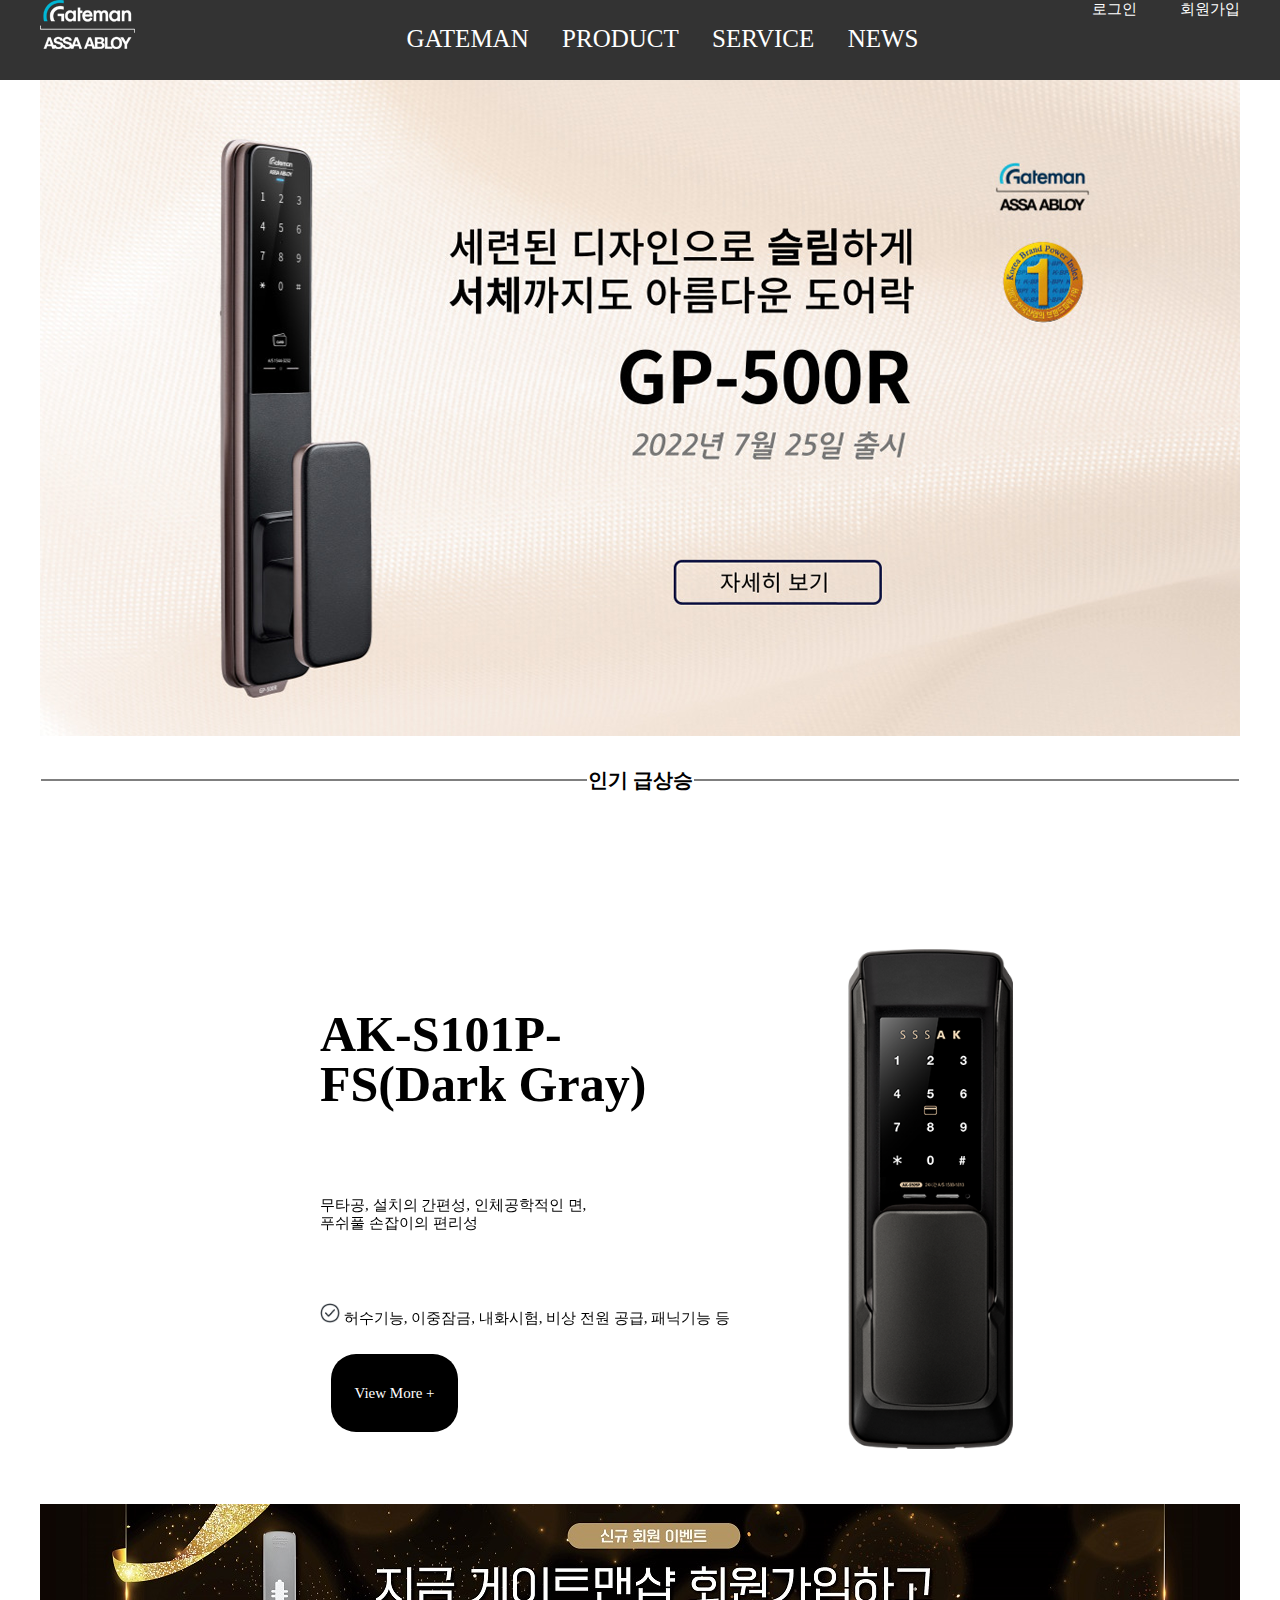
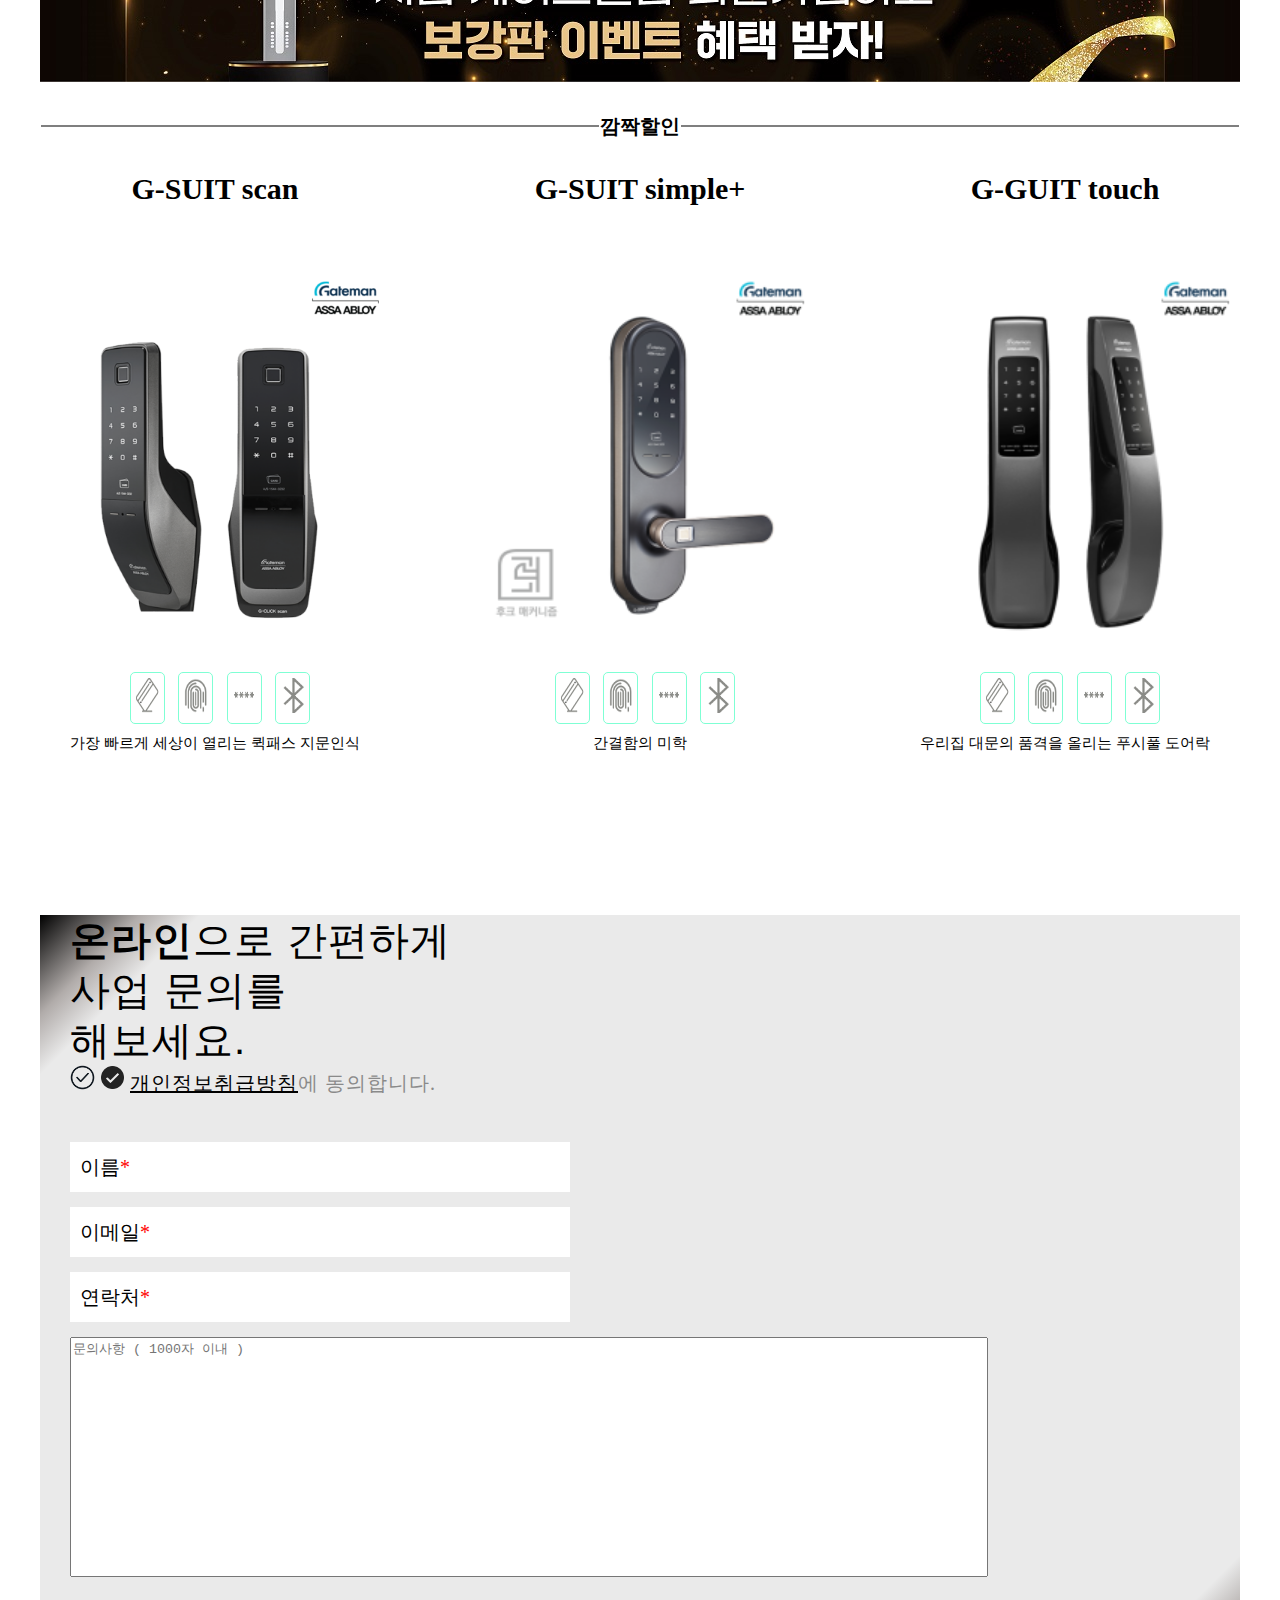
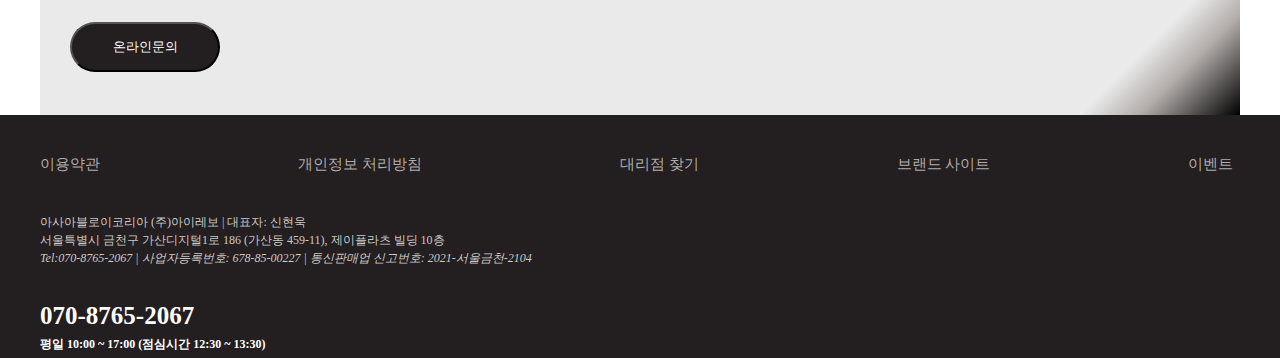
<file: index.html>
<!DOCTYPE html>
<html lang="ko">
<head>
    <meta charset="UTF-8">
    <meta http-equiv="X-UA-Compatible" content="IE=edge">
    <meta name="viewport" content="width=device-width, initial-scale=1.0">
    <title>Gateman - Digital Lock</title>
    <link href="https://fonts.googleapis.com/css2?family=Noto+Serif+KR:wght@500&display=swap" rel="stylesheet">
    <!--[if lt IE 9]> 
        <script src=""></script>
     <![endif]-->
<!--     <script src="js/prefixfree.min.js"></script> -->
    <link rel="shortcut icon" href="images/favicon/Webfavicon1.ico" type="image/x-icon">
    <link rel="stylesheet" href="css/reset.css">
    <link rel="stylesheet" href="css/layout1.css">
    <script src="https://code.jquery.com/jquery-3.5.1.js" integrity="sha256-QWo7LDvxbWT2tbbQ97B53yJnYU3WhH/C8ycbRAkjPDc=" crossorigin="anonymous"></script>
    <script>
        $(document).ready(function(){
  /*웹페이지 열었을 때*/
  $("#img1").show();
  $("#img2").hide();

  /*img1을 클릭했을 때 img2를 보여줌*/
  $("#img1").click(function(){
      $("#img1").hide();
      $("#img2").show();
  });

  /*img2를 클릭했을 때 img1을 보여줌*/
  $("#img2").click(function(){
      $("#img1").show();
      $("#img2").hide();
  });
});
    </script>
</head>
<body>
    <div id="top_wrap">
        <header id="top">
            <h1><a href="index.html"><img src="images/common/logo.png" alt="게이트맨"></a></h1>
            <nav id="gnb">
            <ul>
                <li><a href="#">GATEMAN</a></li>
                <li><a href="product.html">PRODUCT</a></li>
                <li><a href="#">SERVICE</a></li>
                <li><a href="#"> NEWS</a></li>
             </ul>
            </nav>
            <ul id="loginbar">
                <li><a href="login.html">로그인</a></li>
                <li><a href="#">회원가입</a></li>
             </ul>
            
        </header>       
    </div>
    <!-- container -->
    <div id="container"> 
       <p><a href="#"><img src="images/index/gp500rlaunch0725.png" alt="설명"></a></p>

       <div class="hrsect">인기 급상승</div>

       <section>
        <h3>글자가리기</h3>
         <article class="main1">
                <h3>OFFLINE MODELS</h3>
                <p class="proname1">AK-S101P-<br>
                    FS(Dark Gray)</p>
                <p class="ex1">무타공, 설치의 간편성, 인체공학적인 면,<br>
                    푸쉬풀 손잡이의 편리성</p> 
                <p class="chk"><img src="images/index/checkicon.png" alt="강조기능"> 허수기능, 이중잠금, 내화시험, 비상 전원 공급, 패닉기능 등</p>     
                <p class="product"><img src="images/index/prd_view_AK-S101P(DG)front.png" alt="상품"></p>    
                <p class="view1"><a href="#">View More +</a></p>
         </article><!-- main1 -->

         <div class="banner"><a href="#"><img src="images/index/welcomegift_20220712.jpg" alt=""></a></div>

         <div class="hrsect">깜짝할인</div>

         <article class="main2">
            <div class="product2"><!-- 왼쪽 -->
                <h2 class="proname2">G-SUIT scan</h2>
                <p><a href="#"><img src="images/common/GCLICKscan.PNG" alt="상품"></a></p>
                <ul>
                    <li><img src="images/common/gatemanCard.png" alt="설명"></li>
                    <li><img src="images/common/gatemanBiometric.png" alt="설명"></li>
                    <li><img src="images/common/gatemanPin.png" alt="설명"></li>
                    <li><img src="images/common/gatemanBlueTooth.png" alt="설명"></li>
                </ul>
                <p>가장 빠르게 세상이 열리는 퀵패스 지문인식</p>
                <h3>572,000원</h3>
            </div><!-- product2 -->
            <div class="product3"><!-- 중앙 -->
                <h2 class="proname2">G-SUIT simple+</h2>
                <p><a href="#"><img src="images/common/Gsuitsimple.png" alt="상품"></a></p>
                <ul>
                    <li><img src="images/common/gatemanCard.png" alt="설명"></li>
                    <li><img src="images/common/gatemanBiometric.png" alt="설명"></li>
                    <li><img src="images/common/gatemanPin.png" alt="설명"></li>
                    <li><img src="images/common/gatemanBlueTooth.png" alt="설명"></li>
                </ul>
                <p>간결함의 미학</p>
                <h3>335,000원</h3>
            </div><!-- product3 -->
            <div class="product4"><!-- 오른쪽쪽 -->
                <h2 class="proname2">G-GUIT touch</h2>
                <p><a href="#"><img src="images/common/GSUITtouch.PNG" alt="상품"></a></p>
                <ul>
                    <li><img src="images/common/gatemanCard.png" alt="설명"></li>
                    <li><img src="images/common/gatemanBiometric.png" alt="설명"></li>
                    <li><img src="images/common/gatemanPin.png" alt="설명"></li>
                    <li><img src="images/common/gatemanBlueTooth.png" alt="설명"></li>
                </ul>
                <p>우리집 대문의 품격을 올리는 푸시풀 도어락</p>
                <h3>473,000원</h3>
            </div><!-- product4 -->
         </article><!-- main2 -->

         <article class="main3">
            <h3>글자가리기</h3>
            <p class="m3txt1"><strong>온라인</strong>으로 간편하게<br>
                사업 문의를<br> 해보세요.</p>
            <p class="m3txt2"><img src="images/index/checkicon.png" alt="체크" id="img1"><img src="images/index/activeCheck.png" alt="체크" id="img2"><span>개인정보취급방침</span>에 동의합니다.</p>
            <form action="#" method="post">
                    <p class="m3txt3"><label for="i_name">이름<span>&#42;</span></label><input type="text" id="i_name"></p>
                    <p class="m3txt3"><label for="i_mail">이메일<span>&#42;</span></label><input type="email" id="i_mail"></p>
                    <p class="m3txt3"><label for="i_tel">연락처<span>&#42;</span></label><input type="tel" id="i_tel"></p>
                    <p><textarea cols="30" rows="10" placeholder="문의사항 ( 1000자 이내 )" maxlength="1000"></textarea></p>
                    <p class="onlineBtn"><input type="submit" value="온라인문의" id="OnBtn"></p>
            </form>      
         </article><!-- main3 -->
       </section>
    </div><!-- container -->

    <footer><!-- footer -->
        <div id="bottom">
            <ul>
                <li><a href="#">이용약관</a></li>
                <li><a href="#">개인정보 처리방침</a></li>
                <li><a href="#">대리점 찾기</a></li>
                <li><a href="#">브랜드 사이트</a></li>
                <li><a href="#">이벤트</a></li>
            </ul>
            <p>아사아블로이코리아 (주)아이레보 | 대표자: 신현욱<br>
               서울특별시 금천구 가산디지털1로 186 (가산동 459-11), 제이플라츠 빌딩 10층</p>
            <address>Tel:070-8765-2067 | 사업자등록번호: 678-85-00227 | 통신판매업 신고번호: 2021-서울금천-2104</address>
            <h2>070-8765-2067</h2>
            <h3>평일 10:00 ~ 17:00 (점심시간 12:30 ~ 13:30)</h3>
        </div><!-- bottom -->
       </footer><!-- footer -->
</body>
</html>
</file>
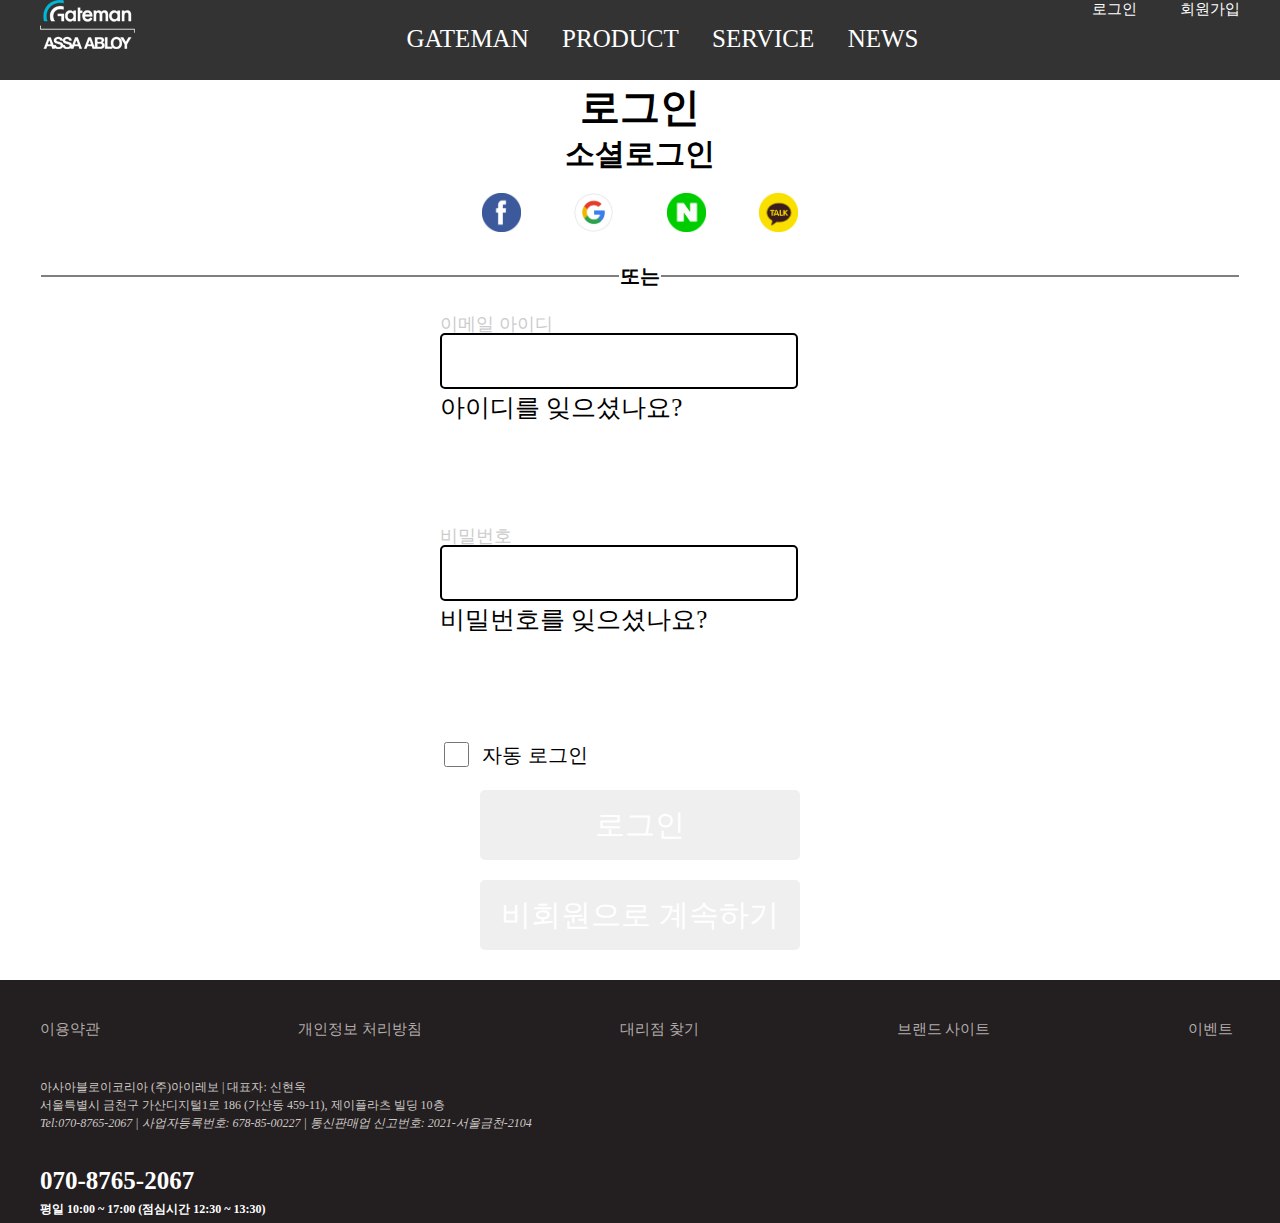
<file: login.html>
<!DOCTYPE html>
<html lang="ko">
<head>
    <meta charset="UTF-8">
    <meta http-equiv="X-UA-Compatible" content="IE=edge">
    <meta name="viewport" content="width=device-width, initial-scale=1.0">
    <title>로그인</title>
    <link rel="shortcut icon" href="images/favicon/Webfavicon1.ico" type="image/x-icon">
    <link rel="stylesheet" href="css/reset.css">
    <link rel="stylesheet" href="css/login.css">
</head>
<body>
    <div id="top_wrap">
        <header id="top">
            <h1><a href="index.html"><img src="images/common/logo.png" alt="게이트맨"></a></h1>
            <nav id="gnb">
            <ul>
                <li><a href="#">GATEMAN</a></li>
                <li><a href="product.html">PRODUCT</a></li>
                <li><a href="#">SERVICE</a></li>
                <li><a href="#"> NEWS</a></li>
             </ul>
            </nav>
            <ul id="loginbar">
                <li><a href="login.html">로그인</a></li>
                <li><a href="#">회원가입</a></li>
             </ul>
            
        </header>       
    </div>

    <div id="loginform" >
        <form action="#" method="post">
            <h1>로그인</h1>
            <h2>소셜로그인</h2>
            <ul>
                <li><a href="#"><img src="images/login/gatemanFaceBooklogin.png" alt="페이스북"></a></li>
                <li><a href="#"><img src="images/login/gatemanGooglelogin.png" alt="구글"></a></li>
                <li><a href="#"><img src="images/login/gatemanNaverlogin.png" alt="네이버"></a></li>
                <li><a href="#"><img src="images/login/gatemanTalklogin.png" alt="카카오톡"></a></li>
            </ul>
            <div class="hrsect">또는</div>
            <div class="logwrap">
                <fieldset>
                <legend>아이디</legend>
                    <p><label for="myid">이메일 아이디</label><br>
                    <input type="text" id="myid" ></p>
                    <p class="find"><a href="#">아이디를 잊으셨나요?</a></p>
                </fieldset>
                <fieldset>
                    <legend>비밀번호</legend>
                    <p><label for="mypwd">비밀번호</label><br>
                    <input type="password" id="mypwd"></p>
                    <p class="find"><a href="">비밀번호를 잊으셨나요?</a></p>                   
                </fieldset>

                
                <p id="chktxt"><input type="checkbox" value="자동 로그인" id="autologin"><label for="autologin" class="autotxt">자동 로그인</label></p>
                <div class="btnwrap">
                <p><input type="submit" value="로그인" class="loginBtn"></p>
                <p><input type="button" value="비회원으로 계속하기" class="backBtn" onclick="history.go(-1);"></p>
                </div>
                </div><!-- logwrap  -->
        </form>
        </div><!-- loginform -->

    <footer><!-- footer -->
        <div id="bottom">
            <ul>
                <li><a href="#">이용약관</a></li>
                <li><a href="#">개인정보 처리방침</a></li>
                <li><a href="#">대리점 찾기</a></li>
                <li><a href="#">브랜드 사이트</a></li>
                <li><a href="#">이벤트</a></li>
            </ul>
            <p>아사아블로이코리아 (주)아이레보 | 대표자: 신현욱<br>
               서울특별시 금천구 가산디지털1로 186 (가산동 459-11), 제이플라츠 빌딩 10층</p>
            <address>Tel:070-8765-2067 | 사업자등록번호: 678-85-00227 | 통신판매업 신고번호: 2021-서울금천-2104</address>
            <h2>070-8765-2067</h2>
            <h3>평일 10:00 ~ 17:00 (점심시간 12:30 ~ 13:30)</h3>
        </div><!-- bottom -->
       </footer><!-- footer -->
</body>
</html>
</file>
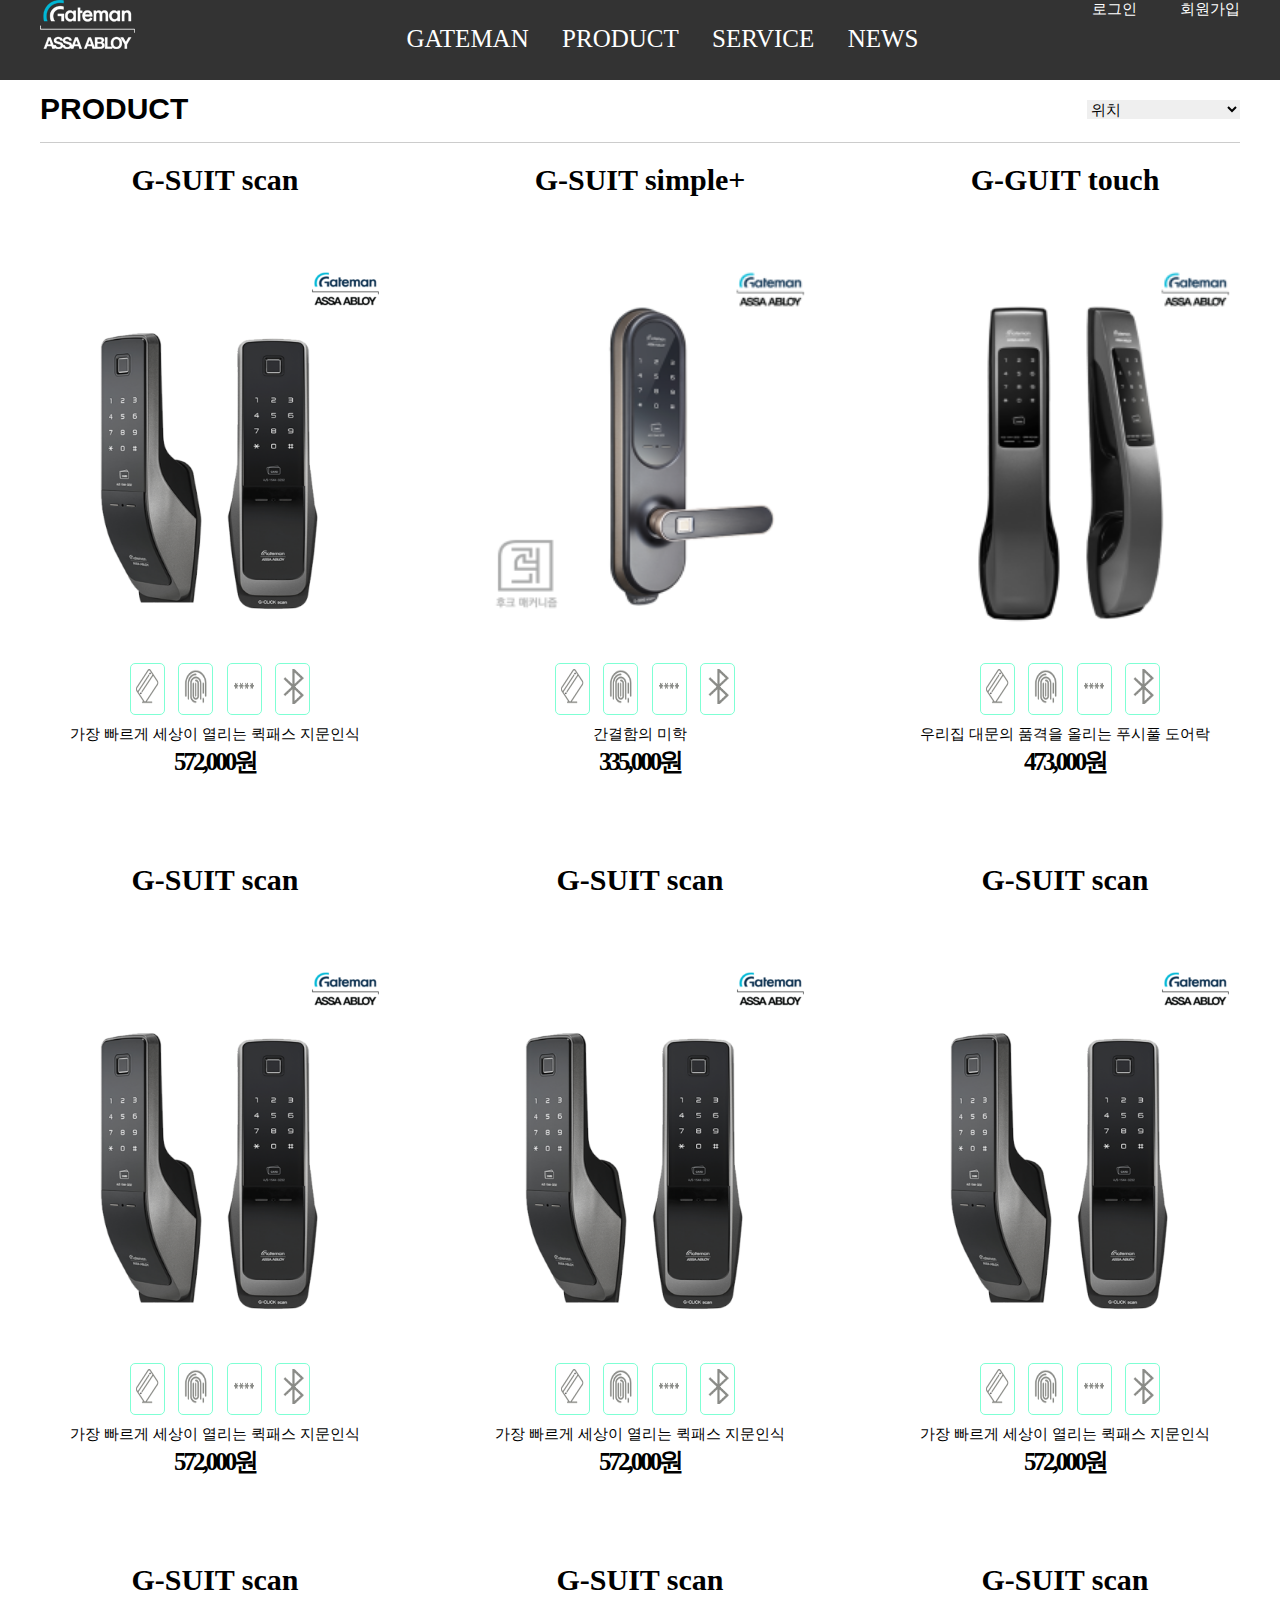
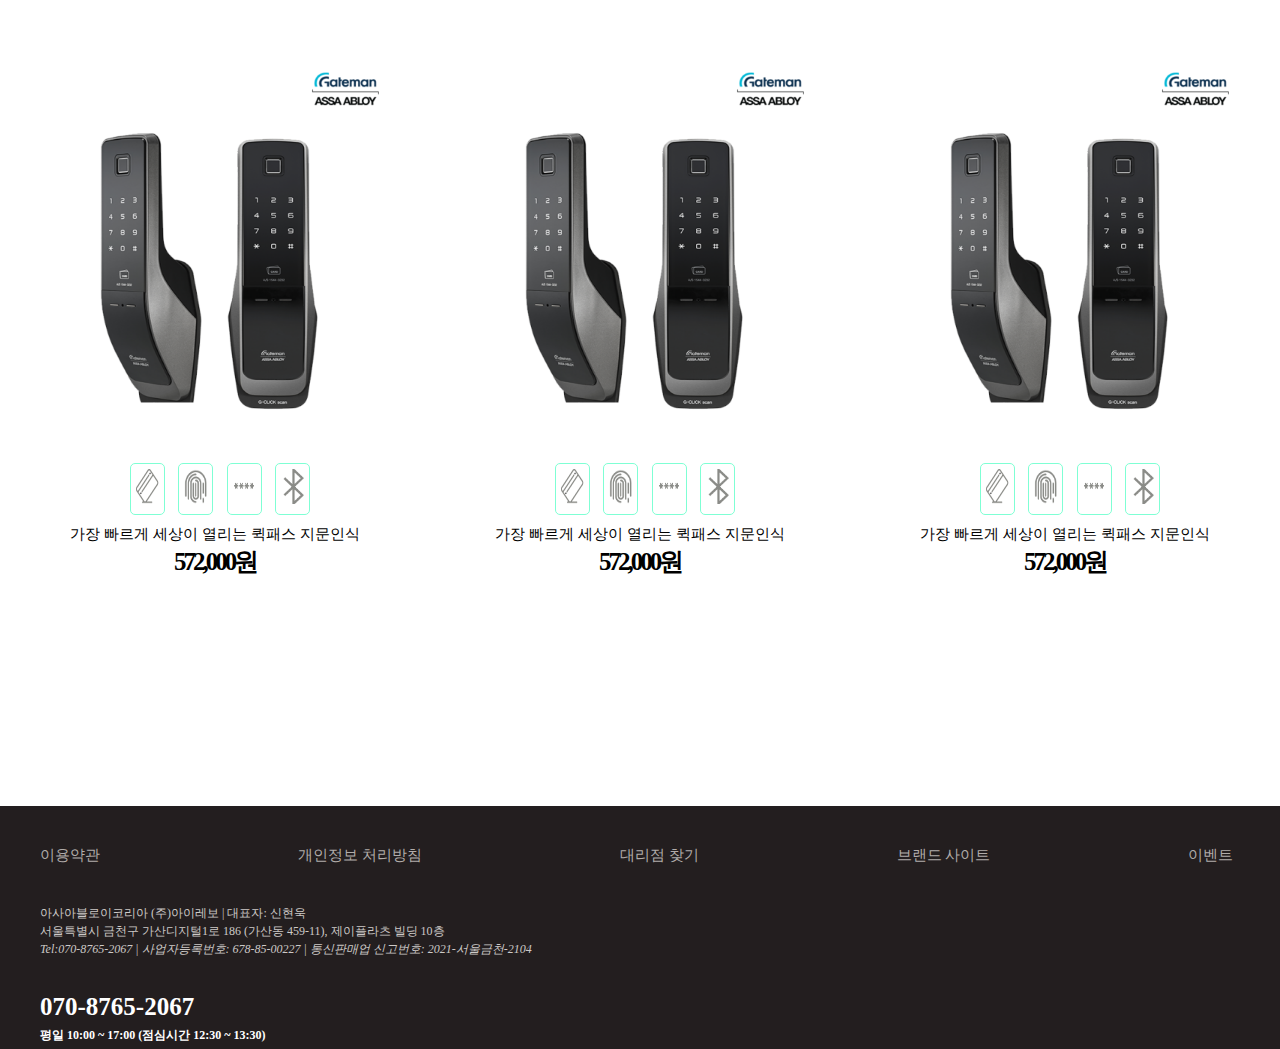
<file: product.html>
<!DOCTYPE html>
<html lang="ko">
<head>
    <meta charset="UTF-8">
    <meta http-equiv="X-UA-Compatible" content="IE=edge">
    <meta name="viewport" content="width=device-width, initial-scale=1.0">
    <title>Gateman - Digital Lock</title>
    <link href="https://fonts.googleapis.com/css2?family=Noto+Serif+KR:wght@500&display=swap" rel="stylesheet">
    <link rel="shortcut icon" href="images/favicon/Webfavicon1.ico" type="image/x-icon">
    <link rel="stylesheet" href="css/reset.css">
    <link rel="stylesheet" href="css/product.css">
</head>
<body>
    <div id="top_wrap">
        <header id="top">
            <h1><a href="index.html"><img src="images/common/logo.png" alt="게이트맨"></a></h1>
            <nav id="gnb">
            <ul>
                <li><a href="#">GATEMAN</a></li>
                <li><a href="product.html">PRODUCT</a></li>
                <li><a href="#">SERVICE</a></li>
                <li><a href="#"> NEWS</a></li>
             </ul>
            </nav>
            <ul id="loginbar">
                <li><a href="login.html">로그인</a></li>
                <li><a href="#">회원가입</a></li>
             </ul>
            
        </header>       
    </div>
    <!-- container -->
    <div id="container"> 
        <div class="gnb2"> 
        <h2>PRODUCT
            <select id="choice">
            <option value="위치" selected>위치</option>
            <option value="가격: 높음에서 낮음">가격: 높음에서 낮음</option>
            <option value="가격: 낮음에서 높음">가격: 낮음에서 높음</option>
            <option value="제품이름(A to Z)">제품이름(A to Z)</option>
        </select>
       </h2>
        </div>

        <hr>

         <article class="main2">
            <div class="product2"><!-- 왼쪽 -->
                <h2 class="proname2">G-SUIT scan</h2>
                <p><a href="#"><img src="images/common/GCLICKscan.PNG" alt="상품"></a></p>
                <ul>
                    <li><img src="images/common/gatemanCard.png" alt="설명"></li>
                    <li><img src="images/common/gatemanBiometric.png" alt="설명"></li>
                    <li><img src="images/common/gatemanPin.png" alt="설명"></li>
                    <li><img src="images/common/gatemanBlueTooth.png" alt="설명"></li>
                </ul>
                <p>가장 빠르게 세상이 열리는 퀵패스 지문인식</p>
                <h3>572,000원</h3>
            </div><!-- product2 -->
            <div class="product3"><!-- 중앙 -->
                <h2 class="proname2">G-SUIT simple+</h2>
                <p><a href="#"><img src="images/common/Gsuitsimple.png" alt="상품"></a></p>
                <ul>
                    <li><img src="images/common/gatemanCard.png" alt="설명"></li>
                    <li><img src="images/common/gatemanBiometric.png" alt="설명"></li>
                    <li><img src="images/common/gatemanPin.png" alt="설명"></li>
                    <li><img src="images/common/gatemanBlueTooth.png" alt="설명"></li>
                </ul>
                <p>간결함의 미학</p>
                <h3>335,000원</h3>
            </div><!-- product3 -->
            <div class="product4"><!-- 오른쪽쪽 -->
                <h2 class="proname2">G-GUIT touch</h2>
                <p><a href="#"><img src="images/common/GSUITtouch.PNG" alt="상품"></a></p>
                <ul>
                    <li><img src="images/common/gatemanCard.png" alt="설명"></li>
                    <li><img src="images/common/gatemanBiometric.png" alt="설명"></li>
                    <li><img src="images/common/gatemanPin.png" alt="설명"></li>
                    <li><img src="images/common/gatemanBlueTooth.png" alt="설명"></li>
                </ul>
                <p>우리집 대문의 품격을 올리는 푸시풀 도어락</p>
                <h3>473,000원</h3>
            </div><!-- product4 -->
            <div class="product5"><!-- 왼쪽 -->
                <h2 class="proname2">G-SUIT scan</h2>
                <p><a href="#"><img src="images/common/GCLICKscan.PNG" alt="상품"></a></p>
                <ul>
                    <li><img src="images/common/gatemanCard.png" alt="설명"></li>
                    <li><img src="images/common/gatemanBiometric.png" alt="설명"></li>
                    <li><img src="images/common/gatemanPin.png" alt="설명"></li>
                    <li><img src="images/common/gatemanBlueTooth.png" alt="설명"></li>
                </ul>
                <p>가장 빠르게 세상이 열리는 퀵패스 지문인식</p>
                <h3>572,000원</h3>
            </div><!-- product5 -->
            <div class="product6"><!-- 왼쪽 -->
                <h2 class="proname2">G-SUIT scan</h2>
                <p><a href="#"><img src="images/common/GCLICKscan.PNG" alt="상품"></a></p>
                <ul>
                    <li><img src="images/common/gatemanCard.png" alt="설명"></li>
                    <li><img src="images/common/gatemanBiometric.png" alt="설명"></li>
                    <li><img src="images/common/gatemanPin.png" alt="설명"></li>
                    <li><img src="images/common/gatemanBlueTooth.png" alt="설명"></li>
                </ul>
                <p>가장 빠르게 세상이 열리는 퀵패스 지문인식</p>
                <h3>572,000원</h3>
            </div><!-- product6 -->
            <div class="product7"><!-- 왼쪽 -->
                <h2 class="proname2">G-SUIT scan</h2>
                <p><a href="#"><img src="images/common/GCLICKscan.PNG" alt="상품"></a></p>
                <ul>
                    <li><img src="images/common/gatemanCard.png" alt="설명"></li>
                    <li><img src="images/common/gatemanBiometric.png" alt="설명"></li>
                    <li><img src="images/common/gatemanPin.png" alt="설명"></li>
                    <li><img src="images/common/gatemanBlueTooth.png" alt="설명"></li>
                </ul>
                <p>가장 빠르게 세상이 열리는 퀵패스 지문인식</p>
                <h3>572,000원</h3>
            </div><!-- product7 -->
            <div class="product8"><!-- 왼쪽 -->
                <h2 class="proname2">G-SUIT scan</h2>
                <p><a href="#"><img src="images/common/GCLICKscan.PNG" alt="상품"></a></p>
                <ul>
                    <li><img src="images/common/gatemanCard.png" alt="설명"></li>
                    <li><img src="images/common/gatemanBiometric.png" alt="설명"></li>
                    <li><img src="images/common/gatemanPin.png" alt="설명"></li>
                    <li><img src="images/common/gatemanBlueTooth.png" alt="설명"></li>
                </ul>
                <p>가장 빠르게 세상이 열리는 퀵패스 지문인식</p>
                <h3>572,000원</h3>
            </div><!-- product2 -->
            <div class="product9"><!-- 왼쪽 -->
                <h2 class="proname2">G-SUIT scan</h2>
                <p><a href="#"><img src="images/common/GCLICKscan.PNG" alt="상품"></a></p>
                <ul>
                    <li><img src="images/common/gatemanCard.png" alt="설명"></li>
                    <li><img src="images/common/gatemanBiometric.png" alt="설명"></li>
                    <li><img src="images/common/gatemanPin.png" alt="설명"></li>
                    <li><img src="images/common/gatemanBlueTooth.png" alt="설명"></li>
                </ul>
                <p>가장 빠르게 세상이 열리는 퀵패스 지문인식</p>
                <h3>572,000원</h3>
            </div><!-- product2 -->
            <div class="product10"><!-- 왼쪽 -->
                <h2 class="proname2">G-SUIT scan</h2>
                <p><a href="#"><img src="images/common/GCLICKscan.PNG" alt="상품"></a></p>
                <ul>
                    <li><img src="images/common/gatemanCard.png" alt="설명"></li>
                    <li><img src="images/common/gatemanBiometric.png" alt="설명"></li>
                    <li><img src="images/common/gatemanPin.png" alt="설명"></li>
                    <li><img src="images/common/gatemanBlueTooth.png" alt="설명"></li>
                </ul>
                <p>가장 빠르게 세상이 열리는 퀵패스 지문인식</p>
                <h3>572,000원</h3>
            </div><!-- product2 -->
         </article><!-- main2 -->

    </div><!-- container -->

    <footer><!-- footer -->
        <div id="bottom">
            <ul>
                <li><a href="#">이용약관</a></li>
                <li><a href="#">개인정보 처리방침</a></li>
                <li><a href="#">대리점 찾기</a></li>
                <li><a href="#">브랜드 사이트</a></li>
                <li><a href="#">이벤트</a></li>
            </ul>
            <p>아사아블로이코리아 (주)아이레보 | 대표자: 신현욱<br>
               서울특별시 금천구 가산디지털1로 186 (가산동 459-11), 제이플라츠 빌딩 10층</p>
            <address>Tel:070-8765-2067 | 사업자등록번호: 678-85-00227 | 통신판매업 신고번호: 2021-서울금천-2104</address>
            <h2>070-8765-2067</h2>
            <h3>평일 10:00 ~ 17:00 (점심시간 12:30 ~ 13:30)</h3>
        </div><!-- bottom -->
       </footer><!-- footer -->
</body>
</html>
</file>
<file: css/layout1.css>
@charset "utf-8";

@import url("top.css");
@import url("bottom.css");

/* reset */
a { text-decoration: none; color: inherit; }
body { font: normal 12px/1.5em "돋움","Dotum",sans-serif; }


/* container */
#container { width: 1200px; margin: 0 auto; padding-top: 80px; }
.hrsect { display: flex;
	flex-basis: 100%;
	align-items: center;
	color: #000;
	margin: 30px 0px; 
    font-weight: bold;
    font-size: 20px;
    font-family: "나눔","nanum";
}
.hrsect::before, .hrsect::after {  
    content: "";
	flex-grow: 1;
	background: rgba(0, 0, 0, 0.5);
	height: 2px;
	font-size: 0px;
	line-height: 0px;
	margin: 0px 1px;
}
section h3 { display: none;}

/* main1 */
.main1 { width: 1200px; text-align: center; height: 685px; position: relative;  }
.main1 h3 { font-size: 15px; font-family: "Noto serif KR"; position: absolute; top: 160px; left: 280px;}
.proname1 { font-size: 50px; font-family: "Malgun Gothic"; font-weight: bold; position: absolute; top: 190px; left: 280px; line-height: 50px; text-align: left; }
.ex1 { font-size: 15px; font-family: "Malgun Gothic"; position: absolute; top: 377px;  left: 280px; text-align: left; }
.chk { font-size: 15px; font-family: "Malgun Gothic"; position: absolute; top: 484px;  left: 280px; }
.main1 p.chk img { width: 20px; height: 20px; }
.product { position: absolute; top: 130px; right: 227px;  }
.product img { width: 165px; height: 500px; }
.view1 { display: block; font-size: 15px; font-family: "Malgun Gothic"; position: absolute; left: 291px; top: 535px; background-color: #000;
	    color: #fff; width: 127px; height: 78px; text-align: center; line-height: 78px; 
	    border-radius: 25px;
	}
.view1:hover { background-color: #E4C7AA; color:#686562; cursor: pointer; transition: all 1s; }

/* main2 */
.main2 { width: 1200px; height: 750px; text-align: center;}
.main2 ul li { display: inline-block; margin-left: 10px; padding: 5px; border: 1px solid aquamarine; border-radius: 5px; background-color: #fff; }
.main2 ul li img { width: 23px; height: 35px;   }
.main2 p { font-size: 15px; margin-top: 10px; }
.main2 h3 { font-size: 25px; font-family: "Malgun Gothic"; letter-spacing: -3px; margin-top: 10px; }
.main2 p img { width: 360px; height: 420px; }

.product2 { float: left; width: 350px; height: 700px; }
.product3 { float: left; width: 350px; height: 700px; margin-left: 75px; }
.product4 { float: right; width: 350px; height: 700px; }
.product2:hover, .product3:hover, .product4:hover { background-color: lightblue; border-radius: 5px; }
.product2 p a img:hover,.product3 p a img:hover,.product4 p a img:hover { width: 370px; height: 430px; }

.proname2 { font-size: 30px; font-family: "Dotum"; margin-bottom: 50px; padding-top: 15px;}

.main3 { width: 1200px; height: 800px; /* Permalink - use to edit and share this gradient: https://colorzilla.com/gradient-editor/#000000+0,b1acaa+5,eaeaea+8,eaeaea+8,eaeaea+50,eaeaea+92,b1acaa+95,000000+100 */
	background: rgb(0,0,0); /* Old browsers */
	background: -moz-linear-gradient(-45deg,  rgb(0,0,0) 0%, rgb(177,172,170) 5%, rgb(234,234,234) 8%, rgb(234,234,234) 8%, rgb(234,234,234) 50%, rgb(234,234,234) 92%, rgb(177,172,170) 95%, rgb(0,0,0) 100%); /* FF3.6-15 */
	background: -webkit-linear-gradient(-45deg,  rgb(0,0,0) 0%,rgb(177,172,170) 5%,rgb(234,234,234) 8%,rgb(234,234,234) 8%,rgb(234,234,234) 50%,rgb(234,234,234) 92%,rgb(177,172,170) 95%,rgb(0,0,0) 100%); /* Chrome10-25,Safari5.1-6 */
	background: linear-gradient(135deg,  rgb(0,0,0) 0%,rgb(177,172,170) 5%,rgb(234,234,234) 8%,rgb(234,234,234) 8%,rgb(234,234,234) 50%,rgb(234,234,234) 92%,rgb(177,172,170) 95%,rgb(0,0,0) 100%); /* W3C, IE10+, FF16+, Chrome26+, Opera12+, Safari7+ */
	filter: progid:DXImageTransform.Microsoft.gradient( startColorstr='#000000', endColorstr='#000000',GradientType=1 ); /* IE6-9 fallback on horizontal gradient */
	;}
.main3 h3 { display: none;}
.main3 p.m3txt1 { font-size: 40px; color: #000; line-height: 50px; padding-left: 30px; letter-spacing: 1px; }
.mian3 p.m3txt1 strong { font-family: "HCR Dotum"; font-weight: bold; }
.main3 p.m3txt2 { font-size: 20px; font-family: "Gulim"; color: #8a8a8a; padding-left: 30px; letter-spacing: 1px; }
.main3 p.m3txt2 span { color: #000; text-decoration: underline; }
.main3 p.m3txt2 img:hover { cursor: pointer; }
.main3 p img { width: 25px; height: 25px; margin-right: 5px; }
.main3 form p.m3txt3 { background-color: #fff; width: 500px; height: 50px; margin-bottom: 15px; font-size: 20px; line-height: 50px; font-family: "Malgun Gothic"; margin-left: 30px;}
.main3 form p.m3txt3:first-child { margin-top: 50px;}
.main3 form p.m3txt3 label { padding-left: 10px; display: inline-block; width: 100px; }
.main3 form p.m3txt3 input { margin-left: 10px; width: 300px; height: 25px; font-size: 20px; border: none; }
.main3 span { color: red;}

.main3 textarea { resize: none; width: 912px; height: 234px; margin-left: 30px; }
.main3 .onlineBtn { margin-left: 30px; margin-top: 40px; }

.main3 #OnBtn { background-color: #231E1F; color: #fff; width: 150px; height: 50px; border-radius: 50px; transition: all 1s; }
.main3 #OnBtn:hover { background-color: #fff; color: #231E1F; cursor: pointer; }
</file>
<file: css/login.css>
@charset "utf-8";

@import url("top.css");
@import url("bottom.css");

/* reset */
a { text-decoration: none; color: inherit; }
body { font: normal 12px/1.5em "돋움","Dotum",sans-serif; }


/* loginform */
#loginform { width: 1200px; height: 900px; margin: 0 auto;   padding-top: 80px; }
form h1 { font: bold 40px "HCR Dotum"; text-align: center; }
form h2 { font-size: 30px; text-align: center; margin-top: 10px; }
form ul { text-align: center; }
form ul li { display: inline-block; margin-top: 30px; margin-left: 50px; }
form ul li:first-child { margin: 0; }
form ul li img { width: 39px; height: 39px; }

.hrsect { display: flex;
	flex-basis: 100%;
	align-items: center;
	color: #000;
	margin: 30px 0px; 
    font-weight: bold;
    font-size: 20px;
    font-family: "나눔","nanum";
}
.hrsect::before, .hrsect::after {  
    content: "";
	flex-grow: 1;
	background: rgba(0, 0, 0, 0.5);
	height: 2px;
	font-size: 0px;
	line-height: 0px;
	margin: 0px 1px;
}
.logwrap { width: 400px; height: 650px;  margin: 0 auto; }
fieldset { margin-bottom: 100px;}
fieldset legend { display: none; }
fieldset p { font-size: 18px; color: #ccc; margin-bottom: 10px; }
fieldset input { width: 350px; height: 50px; border: 2px solid #000; border-radius: 5px; font-size: 22px; }

fieldset p.find { font-size: 25px; font-family: "Noto Serif KR"; color: #000; }

p#chktxt { margin-bottom: 20px; }
#autologin { width: 25px; height: 25px; border-radius: 3px;  }
.autotxt { font-size: 20px; margin-left: 10px; vertical-align: middle; }

.btnwrap {  width: 320px; overflow: hidden; margin: 0 auto;  }
.loginBtn, .backBtn { width: 320px; height: 70px; color: #fff; border: none; border-radius: 5px; font-size: 30px;  } 
.loginBtn {  margin-bottom: 20px; }


.loginBtn:hover, .backBtn:hover { cursor: pointer; }
</file>
<file: css/product.css>
@charset "utf-8";

@import url("top.css");
@import url("bottom.css");

@keyframes updown{ 
	from{
		transform: translatey(0px);
	  }
	  to{
		transform: translatey(-20px);
	  }
}
/* reset */
a { text-decoration: none; color: inherit; }
body { font: normal 12px/1.5em "돋움","Dotum",sans-serif; }


/* container */
#container { width: 1200px; margin: 0 auto; padding-top: 80px; }
.gnb2 { width: 100%; height: 30px; margin-top: 20px;}
#container .gnb2 h2 { font-size: 30px; font-weight: bold;}
#container select { font-size: 15px; float: right; border: none; }
.hrsect { display: flex;
	flex-basis: 100%;
	align-items: center;
	color: #000;
	margin: 30px 0px; 
    font-weight: bold;
    font-size: 20px;
    font-family: "나눔","nanum";
}
.hrsect::before, .hrsect::after {  
    content: "";
	flex-grow: 1;
	background: rgba(0, 0, 0, 0.5);
	height: 2px;
	font-size: 0px;
	line-height: 0px;
	margin: 0px 1px;
}

/* main2 */
.main2 { width: 1200px; height: 2250px; text-align: center;}
.main2 ul li { display: inline-block; margin-left: 10px; padding: 5px; border: 1px solid aquamarine; border-radius: 5px; background-color: #fff; }
.main2 ul li img { width: 23px; height: 35px;   }
.main2 p { font-size: 15px; margin-top: 10px; }
.main2 h3 { font-size: 25px; font-family: "Malgun Gothic"; letter-spacing: -3px; margin-top: 10px; }
.main2 p img { width: 360px; height: 420px; }

.product2 { float: left; width: 350px; height: 700px; }
.product3 { float: left; width: 350px; height: 700px; margin-left: 75px; }
.product4 { float: right; width: 350px; height: 700px; }
.product5 { float: left; width: 350px; height: 700px; }
.product6 { float: left; width: 350px; height: 700px; margin-left: 75px;}
.product7 { float: right; width: 350px; height: 700px;}
.product8 { float: left; width: 350px; height: 700px;}
.product9 { float: left; width: 350px; height: 700px; margin-left: 75px;}
.product10 { float: right; width: 350px; height: 700px;}

.product2 p a img:hover,.product3 p a img:hover,.product4 p a img:hover,.product5 p a img:hover,.product6 p a img:hover,.product7 p a img:hover,.product8 p a img:hover,.product9 p a img:hover,.product10 p a img:hover { width: 370px; height: 430px; animation: updown 1.4s infinite ease-in-out alternate;}
.main2 div:nth-child(3n+1):hover{ background-color: red; border-radius: 10px; }
.main2 div:nth-child(3n+2):hover{ background-color: blue; border-radius: 10px } 
.main2 div:nth-child(3n+3):hover{ background-color: violet; border-radius: 10px }

.proname2 { font-size: 30px; font-family: "Dotum"; margin-bottom: 50px; padding-top: 15px;}
</file>
